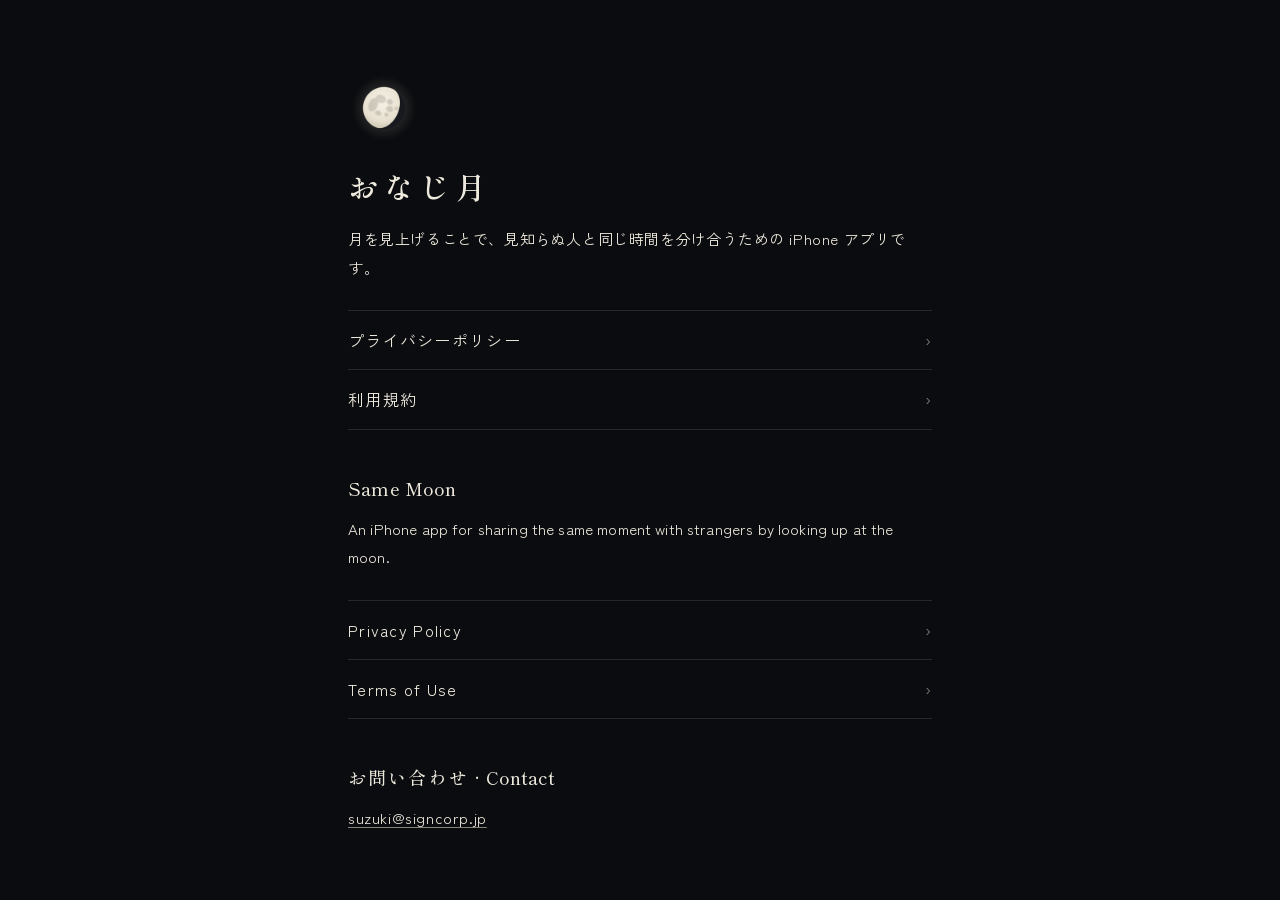
<file: index.html>
<!doctype html>
<html lang="ja">
<head>
<meta charset="utf-8">
<meta name="viewport" content="width=device-width, initial-scale=1, viewport-fit=cover">
<meta name="color-scheme" content="dark">
<meta name="theme-color" content="#0B0C0F">
<title>おなじ月</title>
<link rel="icon" type="image/png" href="favicon.png">
<link rel="apple-touch-icon" href="icon.png">
<link rel="stylesheet" href="style.css">
</head>
<body>

<main>

<img class="app-icon" src="icon.png" alt="">
<h1 class="app-name">おなじ月</h1>
<p>月を見上げることで、見知らぬ人と同じ時間を分け合うための iPhone アプリです。</p>
<ul class="links">
<li><a href="privacy.html">プライバシーポリシー</a></li>
<li><a href="terms.html">利用規約</a></li>
</ul>
<h2 lang="en">Same Moon</h2>
<p lang="en">An iPhone app for sharing the same moment with strangers by looking up at the moon.</p>
<ul class="links" lang="en">
<li><a href="privacy-en.html">Privacy Policy</a></li>
<li><a href="terms-en.html">Terms of Use</a></li>
</ul>
<h2>お問い合わせ<span lang="en"> · Contact</span></h2>
<p><a href="mailto:suzuki@signcorp.jp">suzuki@signcorp.jp</a></p>

</main>

</body>
</html>
</file>
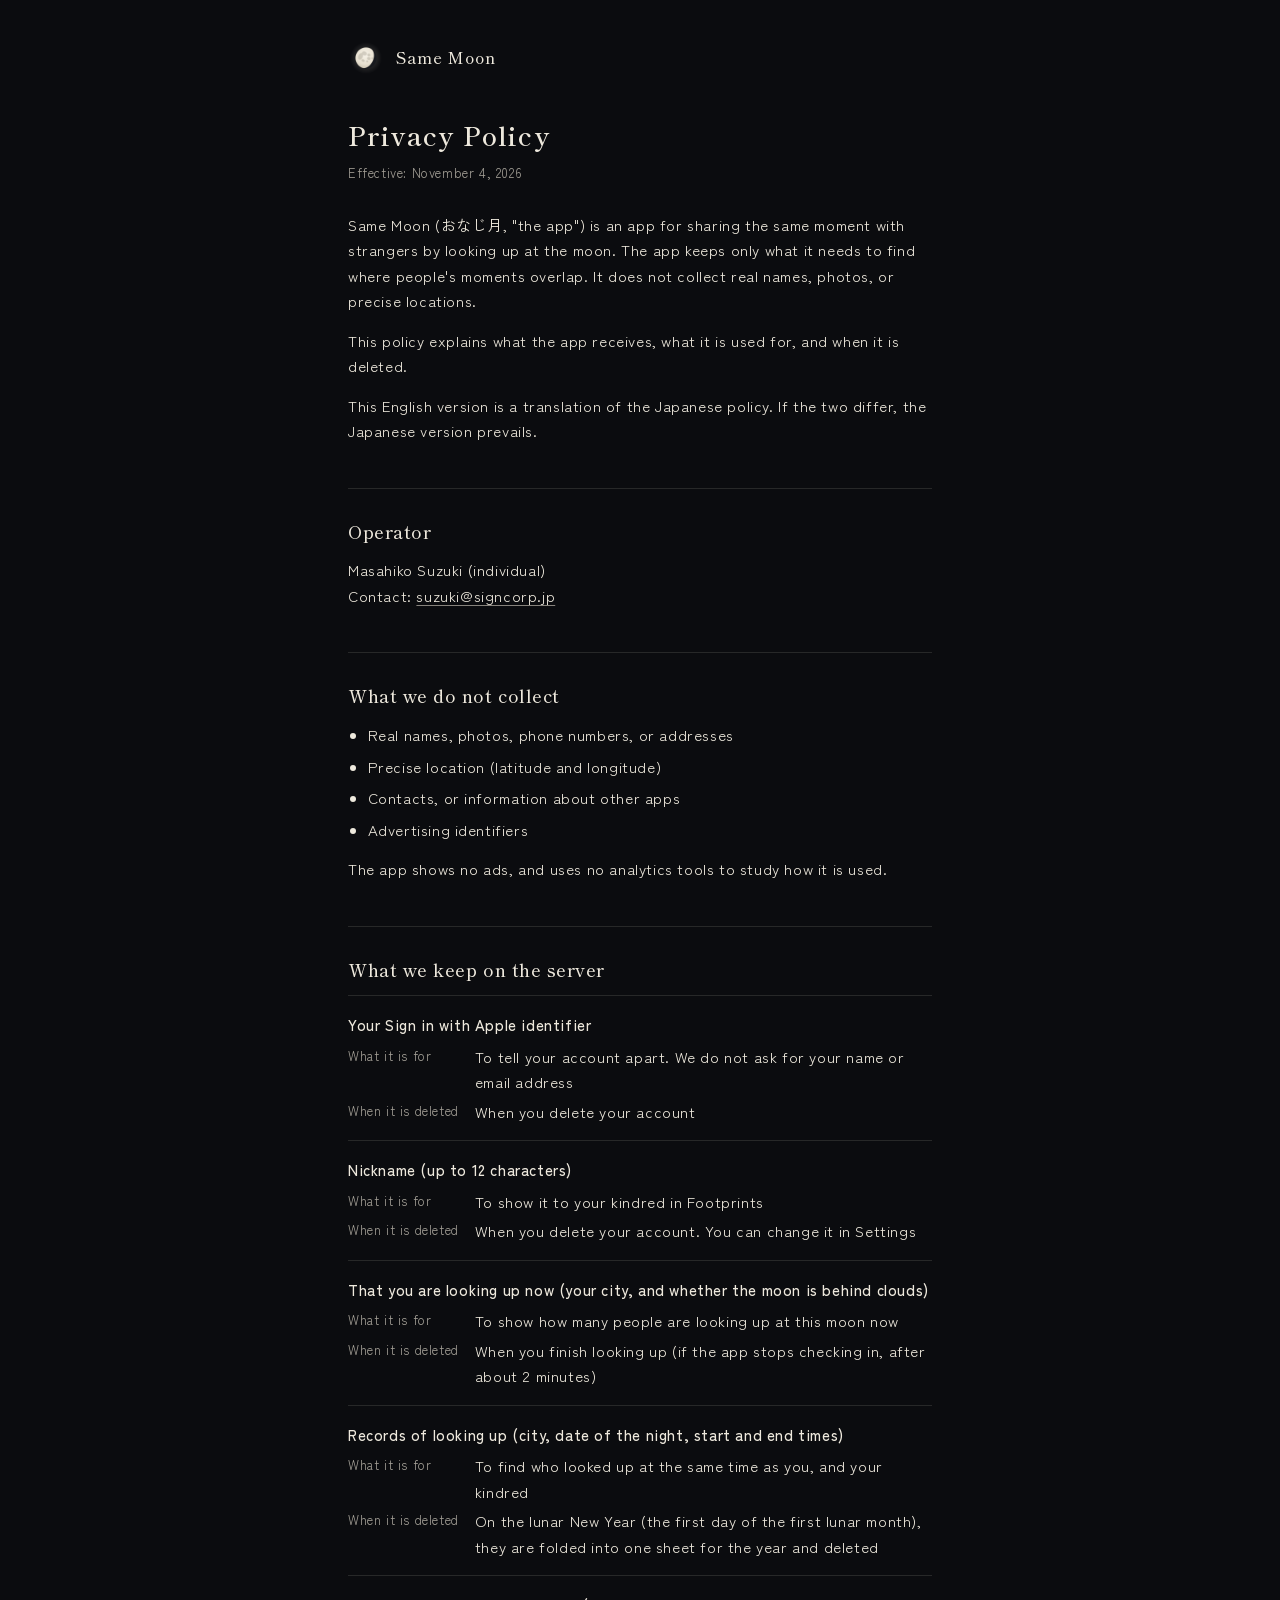
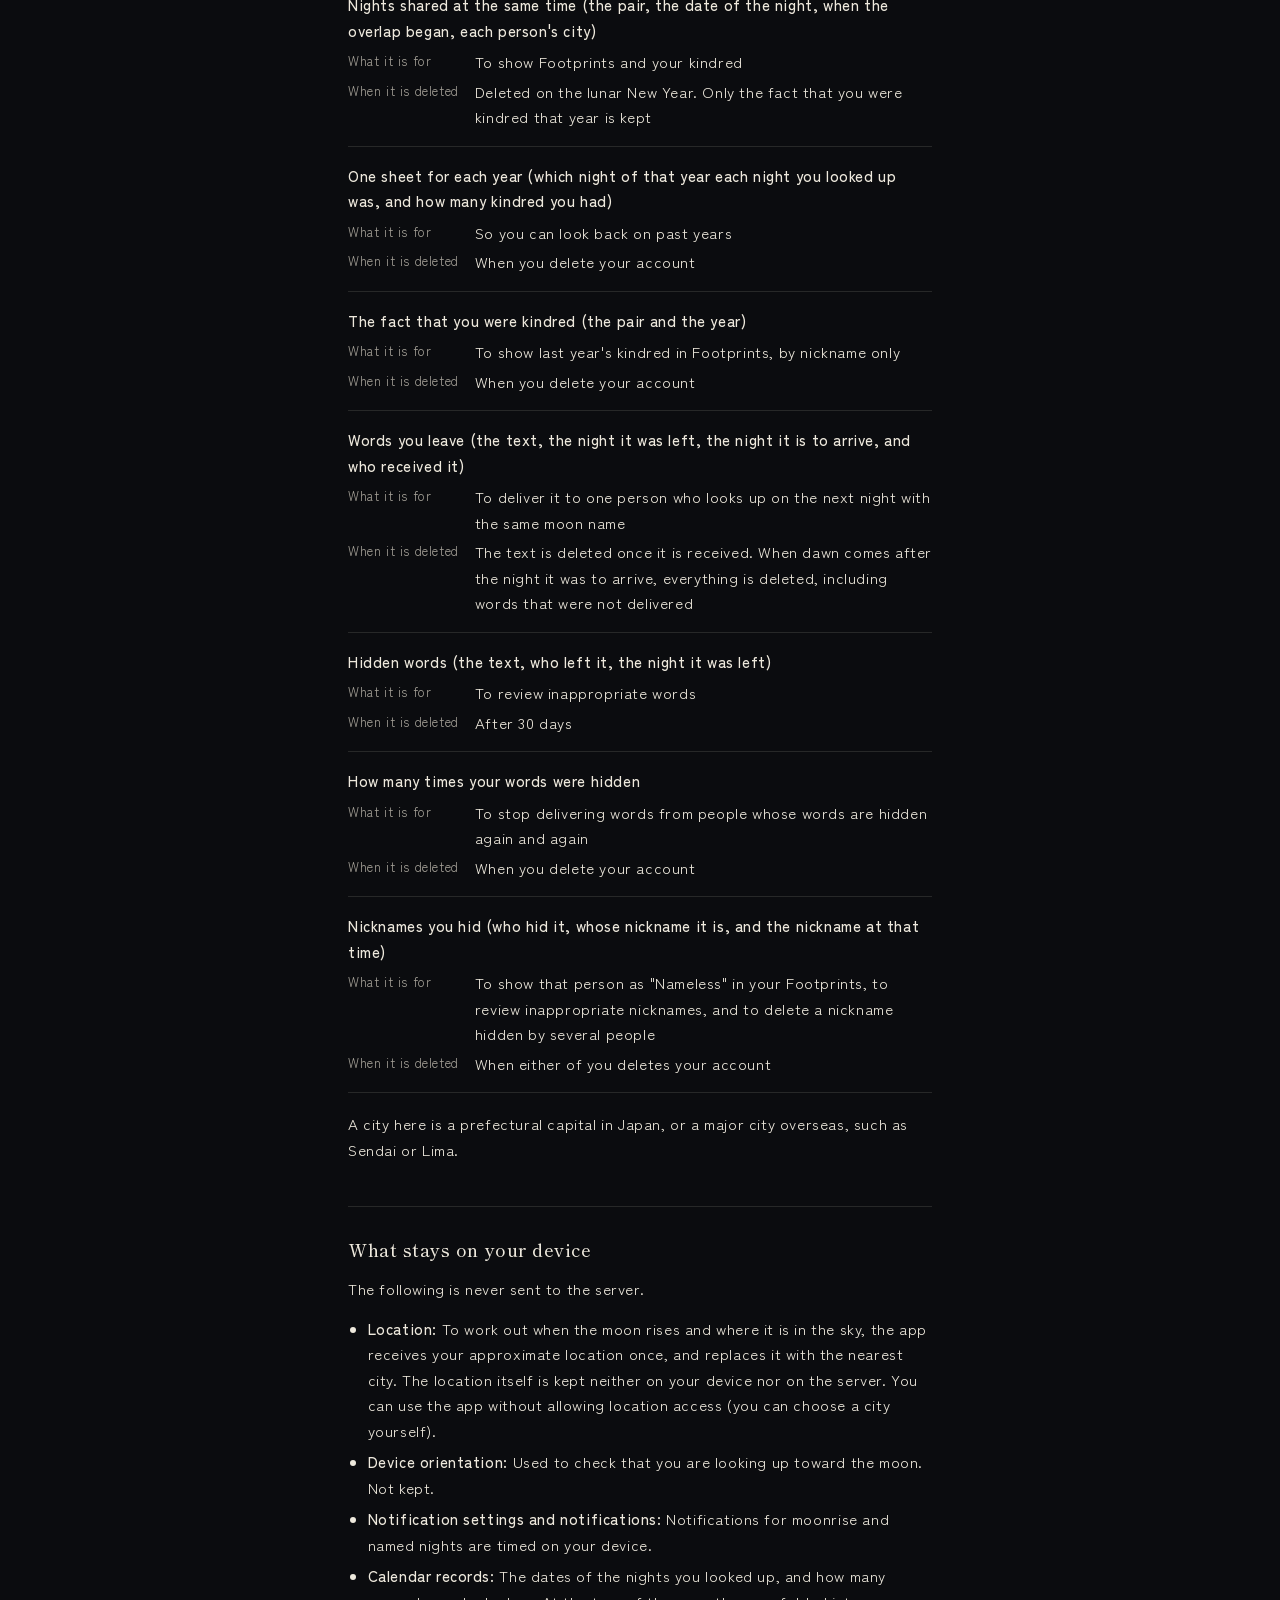
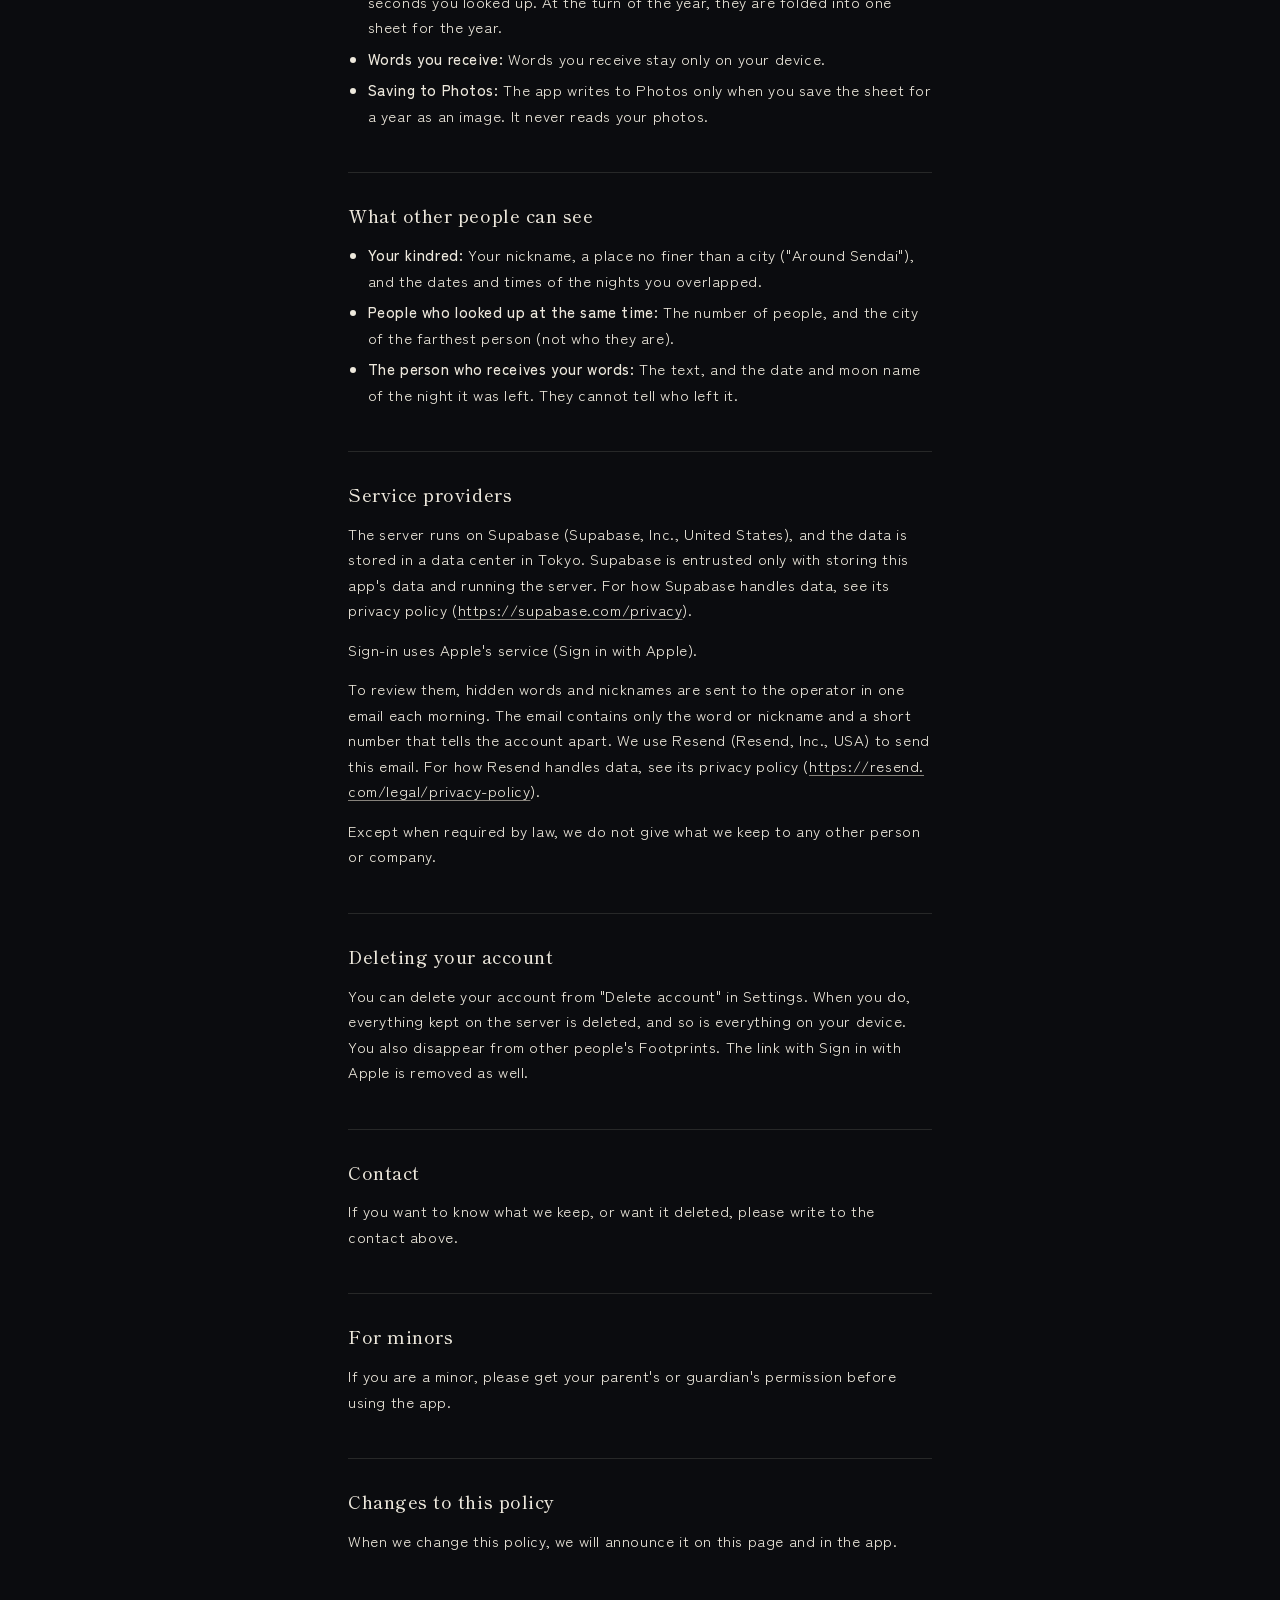
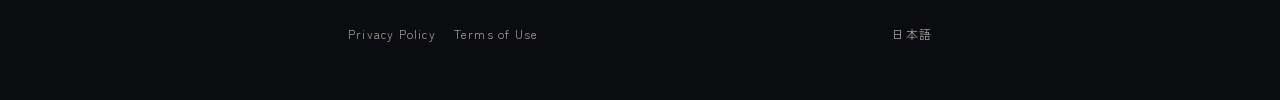
<file: privacy-en.html>
<!doctype html>
<html lang="en">
<head>
<meta charset="utf-8">
<meta name="viewport" content="width=device-width, initial-scale=1, viewport-fit=cover">
<meta name="color-scheme" content="dark">
<meta name="theme-color" content="#0B0C0F">
<title>Privacy Policy | Same Moon</title>
<link rel="icon" type="image/png" href="favicon.png">
<link rel="apple-touch-icon" href="icon.png">
<link rel="stylesheet" href="style.css">
</head>
<body>
<header><a href="./"><img src="icon.png" alt=""><span>Same Moon</span></a></header>
<main>
<h1>Privacy Policy</h1>
<p class="date">Effective: November 4, 2026</p>
<p>Same Moon (おなじ月, "the app") is an app for sharing the same moment with strangers by looking up at the moon. The app keeps only what it needs to find where people's moments overlap. It does not collect real names, photos, or precise locations.</p>
<p>This policy explains what the app receives, what it is used for, and when it is deleted.</p>
<p>This English version is a translation of the Japanese policy. If the two differ, the Japanese version prevails.</p>
<h2>Operator</h2>
<p>Masahiko Suzuki (individual)<br />
Contact: <a href="mailto:suzuki@signcorp.jp">suzuki@signcorp.jp</a></p>
<h2>What we do not collect</h2>
<ul>
<li>Real names, photos, phone numbers, or addresses</li>
<li>Precise location (latitude and longitude)</li>
<li>Contacts, or information about other apps</li>
<li>Advertising identifiers</li>
</ul>
<p>The app shows no ads, and uses no analytics tools to study how it is used.</p>
<h2>What we keep on the server</h2>
<div class="items">
<div class="item">
<p class="item-title">Your Sign in with Apple identifier</p><dl>
<dt>What it is for</dt><dd>To tell your account apart. We do not ask for your name or email address</dd>
<dt>When it is deleted</dt><dd>When you delete your account</dd>
</dl></div>
<div class="item">
<p class="item-title">Nickname (up to 12 characters)</p><dl>
<dt>What it is for</dt><dd>To show it to your kindred in Footprints</dd>
<dt>When it is deleted</dt><dd>When you delete your account. You can change it in Settings</dd>
</dl></div>
<div class="item">
<p class="item-title">That you are looking up now (your city, and whether the moon is behind clouds)</p><dl>
<dt>What it is for</dt><dd>To show how many people are looking up at this moon now</dd>
<dt>When it is deleted</dt><dd>When you finish looking up (if the app stops checking in, after about 2 minutes)</dd>
</dl></div>
<div class="item">
<p class="item-title">Records of looking up (city, date of the night, start and end times)</p><dl>
<dt>What it is for</dt><dd>To find who looked up at the same time as you, and your kindred</dd>
<dt>When it is deleted</dt><dd>On the lunar New Year (the first day of the first lunar month), they are folded into one sheet for the year and deleted</dd>
</dl></div>
<div class="item">
<p class="item-title">Nights shared at the same time (the pair, the date of the night, when the overlap began, each person's city)</p><dl>
<dt>What it is for</dt><dd>To show Footprints and your kindred</dd>
<dt>When it is deleted</dt><dd>Deleted on the lunar New Year. Only the fact that you were kindred that year is kept</dd>
</dl></div>
<div class="item">
<p class="item-title">One sheet for each year (which night of that year each night you looked up was, and how many kindred you had)</p><dl>
<dt>What it is for</dt><dd>So you can look back on past years</dd>
<dt>When it is deleted</dt><dd>When you delete your account</dd>
</dl></div>
<div class="item">
<p class="item-title">The fact that you were kindred (the pair and the year)</p><dl>
<dt>What it is for</dt><dd>To show last year's kindred in Footprints, by nickname only</dd>
<dt>When it is deleted</dt><dd>When you delete your account</dd>
</dl></div>
<div class="item">
<p class="item-title">Words you leave (the text, the night it was left, the night it is to arrive, and who received it)</p><dl>
<dt>What it is for</dt><dd>To deliver it to one person who looks up on the next night with the same moon name</dd>
<dt>When it is deleted</dt><dd>The text is deleted once it is received. When dawn comes after the night it was to arrive, everything is deleted, including words that were not delivered</dd>
</dl></div>
<div class="item">
<p class="item-title">Hidden words (the text, who left it, the night it was left)</p><dl>
<dt>What it is for</dt><dd>To review inappropriate words</dd>
<dt>When it is deleted</dt><dd>After 30 days</dd>
</dl></div>
<div class="item">
<p class="item-title">How many times your words were hidden</p><dl>
<dt>What it is for</dt><dd>To stop delivering words from people whose words are hidden again and again</dd>
<dt>When it is deleted</dt><dd>When you delete your account</dd>
</dl></div>
<div class="item">
<p class="item-title">Nicknames you hid (who hid it, whose nickname it is, and the nickname at that time)</p><dl>
<dt>What it is for</dt><dd>To show that person as "Nameless" in your Footprints, to review inappropriate nicknames, and to delete a nickname hidden by several people</dd>
<dt>When it is deleted</dt><dd>When either of you deletes your account</dd>
</dl></div>
</div>

<p>A city here is a prefectural capital in Japan, or a major city overseas, such as Sendai or Lima.</p>
<h2>What stays on your device</h2>
<p>The following is never sent to the server.</p>
<ul>
<li><strong>Location:</strong> To work out when the moon rises and where it is in the sky, the app receives your approximate location once, and replaces it with the nearest city. The location itself is kept neither on your device nor on the server. You can use the app without allowing location access (you can choose a city yourself).</li>
<li><strong>Device orientation:</strong> Used to check that you are looking up toward the moon. Not kept.</li>
<li><strong>Notification settings and notifications:</strong> Notifications for moonrise and named nights are timed on your device.</li>
<li><strong>Calendar records:</strong> The dates of the nights you looked up, and how many seconds you looked up. At the turn of the year, they are folded into one sheet for the year.</li>
<li><strong>Words you receive:</strong> Words you receive stay only on your device.</li>
<li><strong>Saving to Photos:</strong> The app writes to Photos only when you save the sheet for a year as an image. It never reads your photos.</li>
</ul>
<h2>What other people can see</h2>
<ul>
<li><strong>Your kindred:</strong> Your nickname, a place no finer than a city ("Around Sendai"), and the dates and times of the nights you overlapped.</li>
<li><strong>People who looked up at the same time:</strong> The number of people, and the city of the farthest person (not who they are).</li>
<li><strong>The person who receives your words:</strong> The text, and the date and moon name of the night it was left. They cannot tell who left it.</li>
</ul>
<h2>Service providers</h2>
<p>The server runs on Supabase (Supabase, Inc., United States), and the data is stored in a data center in Tokyo. Supabase is entrusted only with storing this app's data and running the server. For how Supabase handles data, see its privacy policy (<a href="https://supabase.com/privacy">https://supabase.com/privacy</a>).</p>
<p>Sign-in uses Apple's service (Sign in with Apple).</p>
<p>To review them, hidden words and nicknames are sent to the operator in one email each morning. The email contains only the word or nickname and a short number that tells the account apart. We use Resend (Resend, Inc., USA) to send this email. For how Resend handles data, see its privacy policy (<a href="https://resend.com/legal/privacy-policy">https://resend.com/legal/privacy-policy</a>).</p>
<p>Except when required by law, we do not give what we keep to any other person or company.</p>
<h2>Deleting your account</h2>
<p>You can delete your account from "Delete account" in Settings. When you do, everything kept on the server is deleted, and so is everything on your device. You also disappear from other people's Footprints. The link with Sign in with Apple is removed as well.</p>
<h2>Contact</h2>
<p>If you want to know what we keep, or want it deleted, please write to the contact above.</p>
<h2>For minors</h2>
<p>If you are a minor, please get your parent's or guardian's permission before using the app.</p>
<h2>Changes to this policy</h2>
<p>When we change this policy, we will announce it on this page and in the app.</p>
</main>
<footer><a href="privacy-en.html">Privacy Policy</a><a href="terms-en.html">Terms of Use</a><a class="other" href="privacy.html" lang="ja">日本語</a></footer>
</body>
</html>
</file>
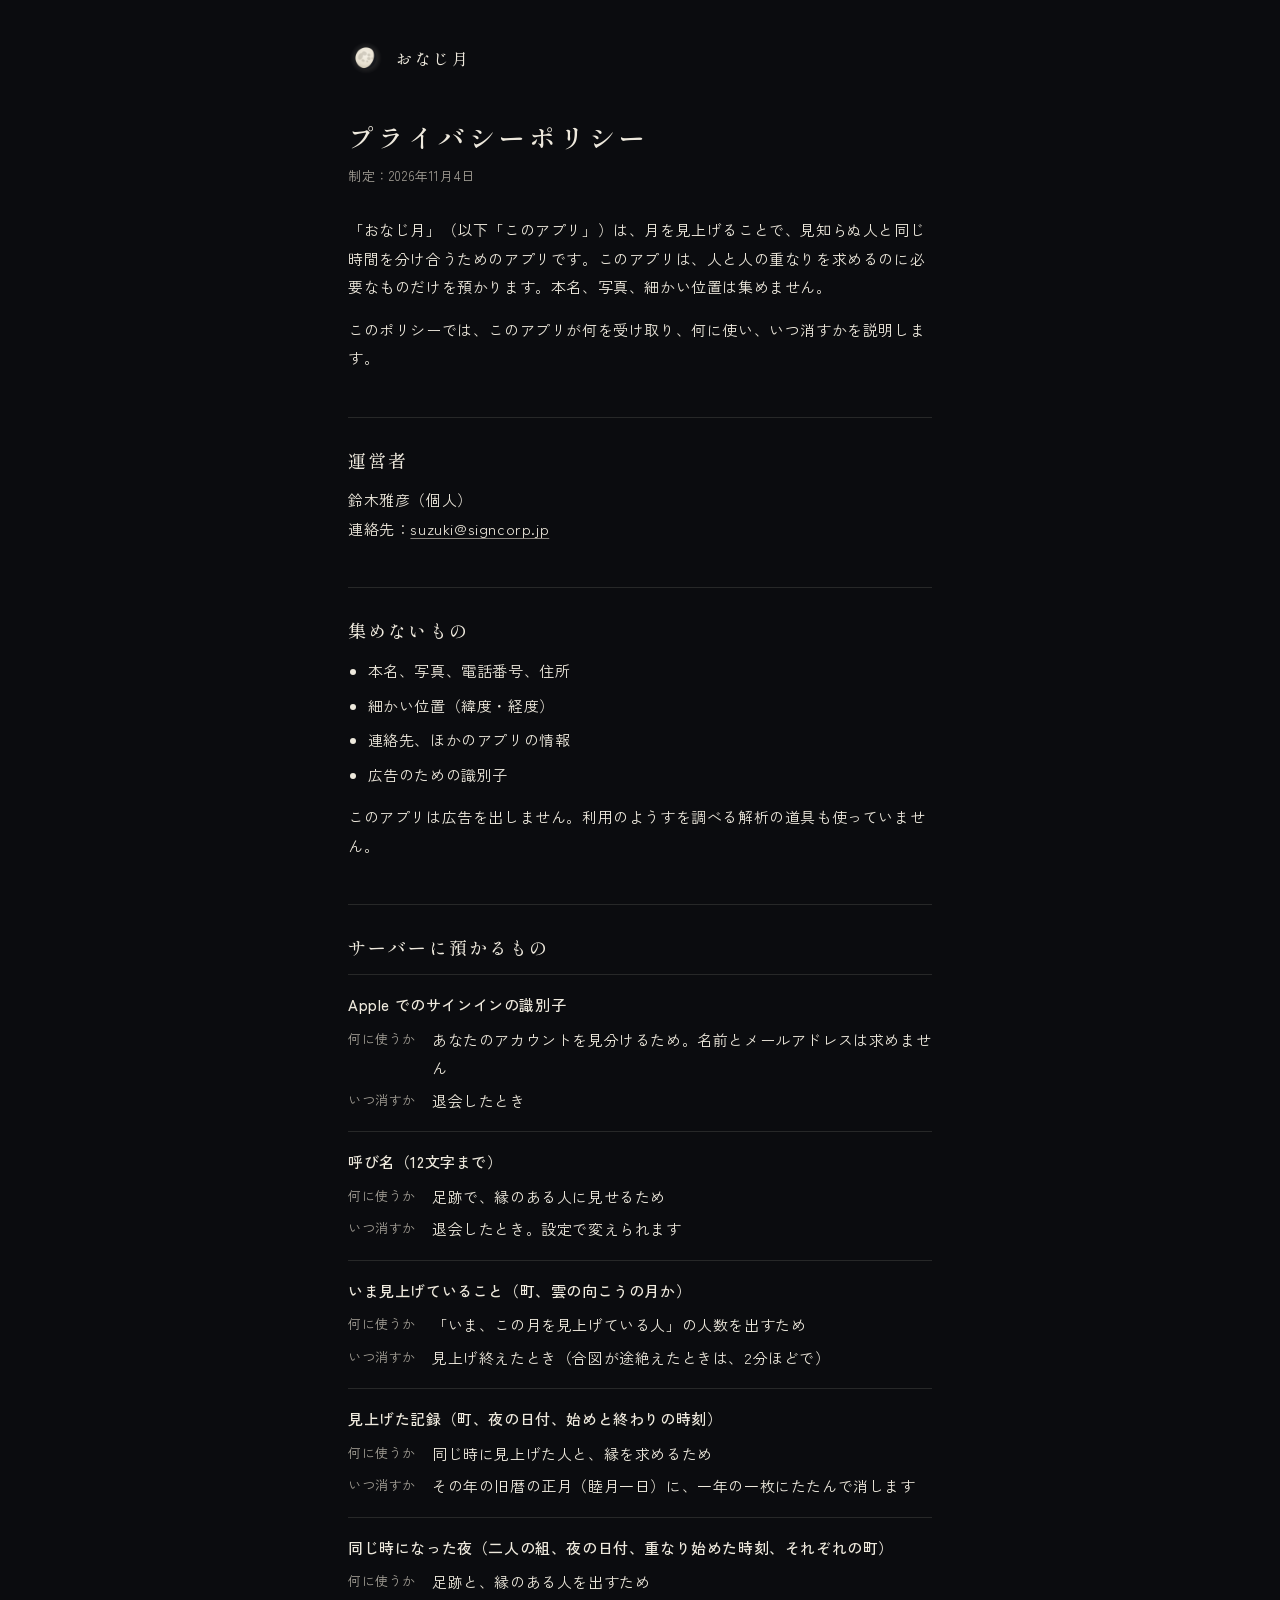
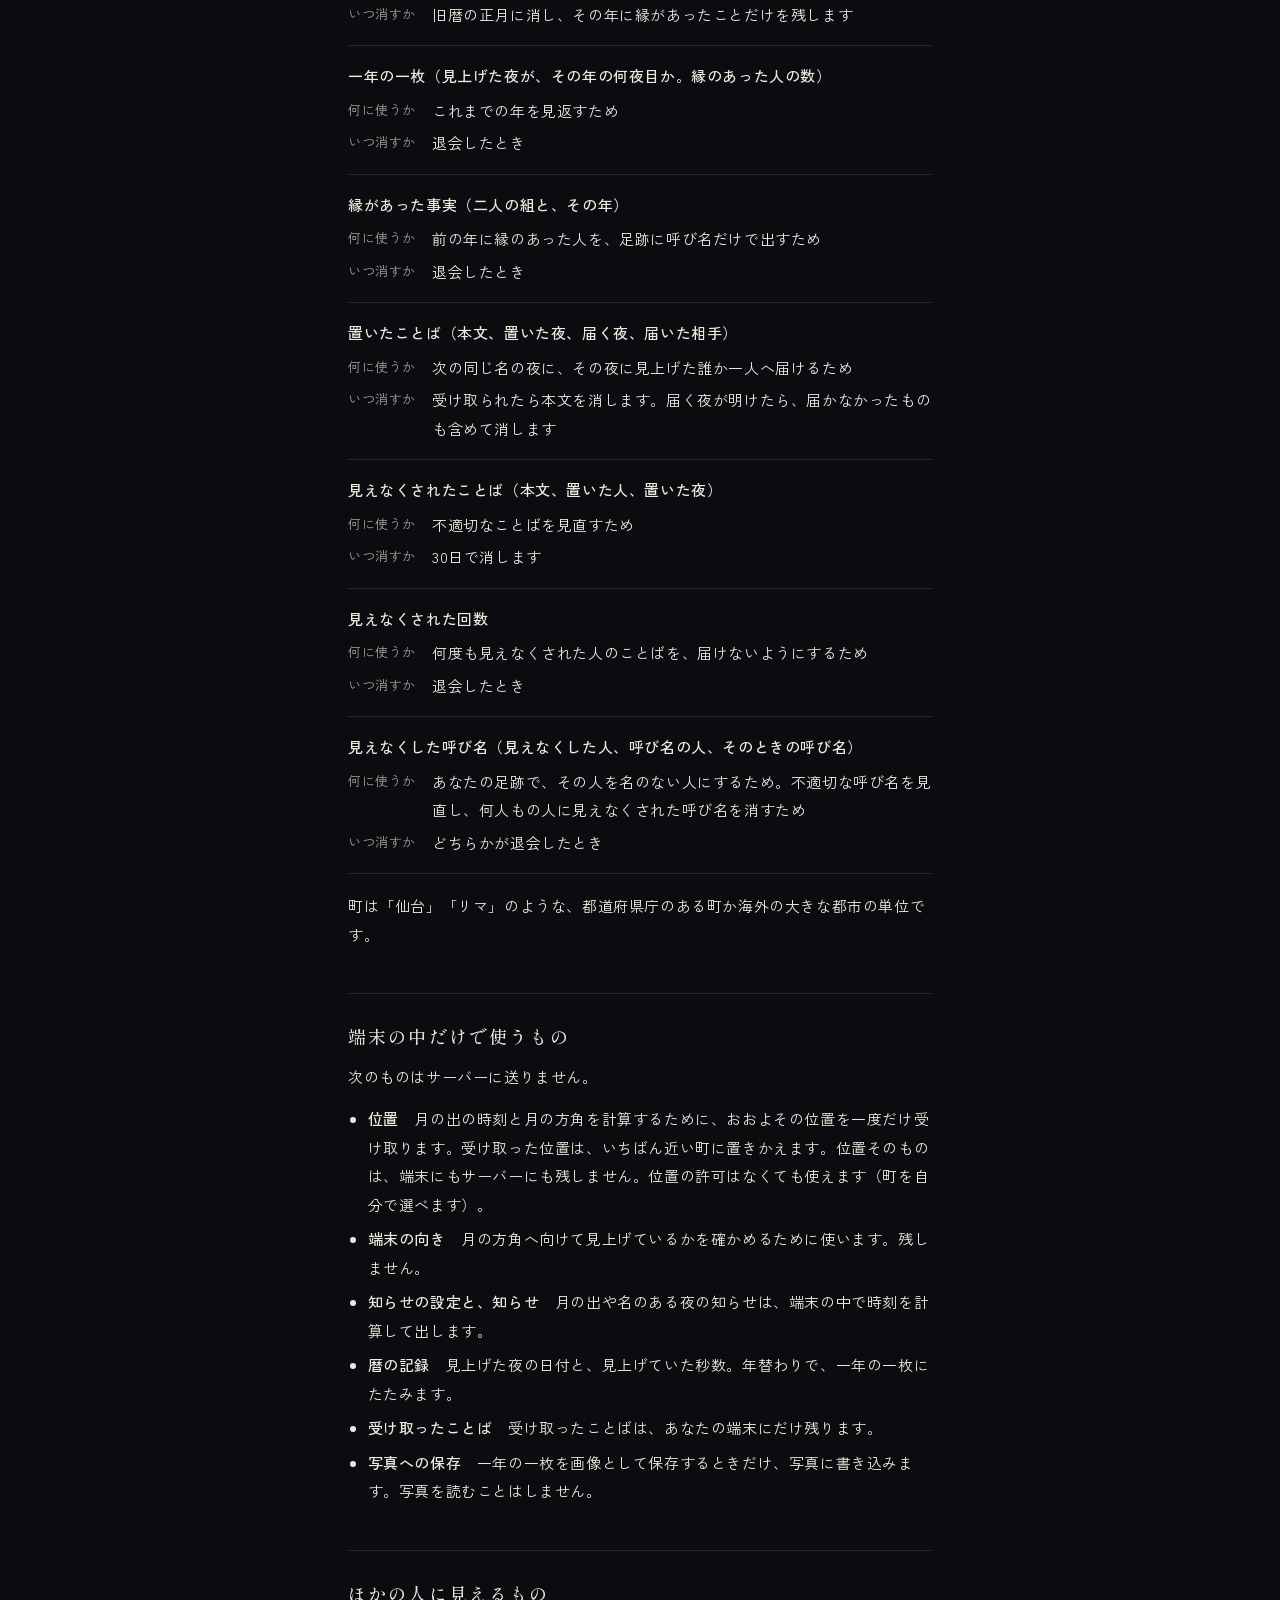
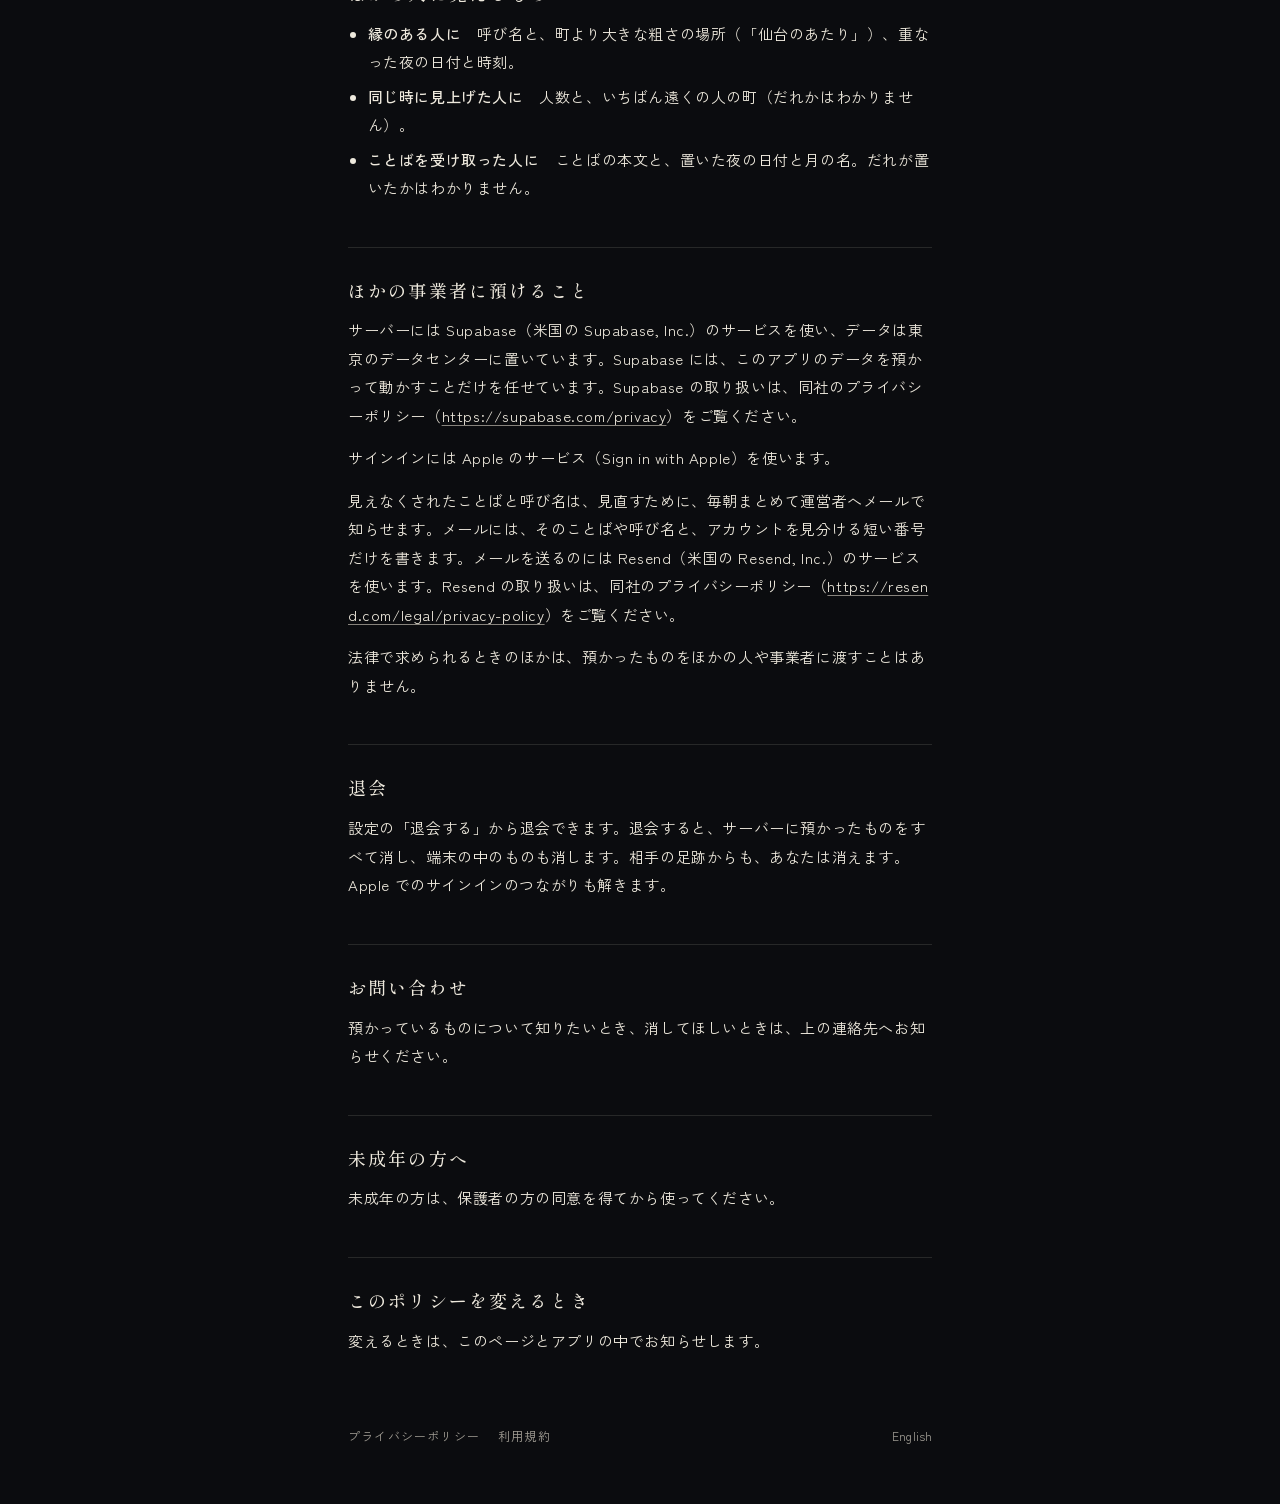
<file: privacy.html>
<!doctype html>
<html lang="ja">
<head>
<meta charset="utf-8">
<meta name="viewport" content="width=device-width, initial-scale=1, viewport-fit=cover">
<meta name="color-scheme" content="dark">
<meta name="theme-color" content="#0B0C0F">
<title>プライバシーポリシー｜おなじ月</title>
<link rel="icon" type="image/png" href="favicon.png">
<link rel="apple-touch-icon" href="icon.png">
<link rel="stylesheet" href="style.css">
</head>
<body>
<header><a href="./"><img src="icon.png" alt=""><span>おなじ月</span></a></header>
<main>
<h1>プライバシーポリシー</h1>
<p class="date">制定：2026年11月4日</p>
<p>「おなじ月」（以下「このアプリ」）は、月を見上げることで、見知らぬ人と同じ時間を分け合うためのアプリです。このアプリは、人と人の重なりを求めるのに必要なものだけを預かります。本名、写真、細かい位置は集めません。</p>
<p>このポリシーでは、このアプリが何を受け取り、何に使い、いつ消すかを説明します。</p>
<h2>運営者</h2>
<p>鈴木雅彦（個人）<br />
連絡先：<a href="mailto:suzuki@signcorp.jp">suzuki@signcorp.jp</a></p>
<h2>集めないもの</h2>
<ul>
<li>本名、写真、電話番号、住所</li>
<li>細かい位置（緯度・経度）</li>
<li>連絡先、ほかのアプリの情報</li>
<li>広告のための識別子</li>
</ul>
<p>このアプリは広告を出しません。利用のようすを調べる解析の道具も使っていません。</p>
<h2>サーバーに預かるもの</h2>
<div class="items">
<div class="item">
<p class="item-title">Apple でのサインインの識別子</p><dl>
<dt>何に使うか</dt><dd>あなたのアカウントを見分けるため。名前とメールアドレスは求めません</dd>
<dt>いつ消すか</dt><dd>退会したとき</dd>
</dl></div>
<div class="item">
<p class="item-title">呼び名（12文字まで）</p><dl>
<dt>何に使うか</dt><dd>足跡で、縁のある人に見せるため</dd>
<dt>いつ消すか</dt><dd>退会したとき。設定で変えられます</dd>
</dl></div>
<div class="item">
<p class="item-title">いま見上げていること（町、雲の向こうの月か）</p><dl>
<dt>何に使うか</dt><dd>「いま、この月を見上げている人」の人数を出すため</dd>
<dt>いつ消すか</dt><dd>見上げ終えたとき（合図が途絶えたときは、2分ほどで）</dd>
</dl></div>
<div class="item">
<p class="item-title">見上げた記録（町、夜の日付、始めと終わりの時刻）</p><dl>
<dt>何に使うか</dt><dd>同じ時に見上げた人と、縁を求めるため</dd>
<dt>いつ消すか</dt><dd>その年の旧暦の正月（睦月一日）に、一年の一枚にたたんで消します</dd>
</dl></div>
<div class="item">
<p class="item-title">同じ時になった夜（二人の組、夜の日付、重なり始めた時刻、それぞれの町）</p><dl>
<dt>何に使うか</dt><dd>足跡と、縁のある人を出すため</dd>
<dt>いつ消すか</dt><dd>旧暦の正月に消し、その年に縁があったことだけを残します</dd>
</dl></div>
<div class="item">
<p class="item-title">一年の一枚（見上げた夜が、その年の何夜目か。縁のあった人の数）</p><dl>
<dt>何に使うか</dt><dd>これまでの年を見返すため</dd>
<dt>いつ消すか</dt><dd>退会したとき</dd>
</dl></div>
<div class="item">
<p class="item-title">縁があった事実（二人の組と、その年）</p><dl>
<dt>何に使うか</dt><dd>前の年に縁のあった人を、足跡に呼び名だけで出すため</dd>
<dt>いつ消すか</dt><dd>退会したとき</dd>
</dl></div>
<div class="item">
<p class="item-title">置いたことば（本文、置いた夜、届く夜、届いた相手）</p><dl>
<dt>何に使うか</dt><dd>次の同じ名の夜に、その夜に見上げた誰か一人へ届けるため</dd>
<dt>いつ消すか</dt><dd>受け取られたら本文を消します。届く夜が明けたら、届かなかったものも含めて消します</dd>
</dl></div>
<div class="item">
<p class="item-title">見えなくされたことば（本文、置いた人、置いた夜）</p><dl>
<dt>何に使うか</dt><dd>不適切なことばを見直すため</dd>
<dt>いつ消すか</dt><dd>30日で消します</dd>
</dl></div>
<div class="item">
<p class="item-title">見えなくされた回数</p><dl>
<dt>何に使うか</dt><dd>何度も見えなくされた人のことばを、届けないようにするため</dd>
<dt>いつ消すか</dt><dd>退会したとき</dd>
</dl></div>
<div class="item">
<p class="item-title">見えなくした呼び名（見えなくした人、呼び名の人、そのときの呼び名）</p><dl>
<dt>何に使うか</dt><dd>あなたの足跡で、その人を名のない人にするため。不適切な呼び名を見直し、何人もの人に見えなくされた呼び名を消すため</dd>
<dt>いつ消すか</dt><dd>どちらかが退会したとき</dd>
</dl></div>
</div>

<p>町は「仙台」「リマ」のような、都道府県庁のある町か海外の大きな都市の単位です。</p>
<h2>端末の中だけで使うもの</h2>
<p>次のものはサーバーに送りません。</p>
<ul>
<li><strong>位置</strong>　月の出の時刻と月の方角を計算するために、おおよその位置を一度だけ受け取ります。受け取った位置は、いちばん近い町に置きかえます。位置そのものは、端末にもサーバーにも残しません。位置の許可はなくても使えます（町を自分で選べます）。</li>
<li><strong>端末の向き</strong>　月の方角へ向けて見上げているかを確かめるために使います。残しません。</li>
<li><strong>知らせの設定と、知らせ</strong>　月の出や名のある夜の知らせは、端末の中で時刻を計算して出します。</li>
<li><strong>暦の記録</strong>　見上げた夜の日付と、見上げていた秒数。年替わりで、一年の一枚にたたみます。</li>
<li><strong>受け取ったことば</strong>　受け取ったことばは、あなたの端末にだけ残ります。</li>
<li><strong>写真への保存</strong>　一年の一枚を画像として保存するときだけ、写真に書き込みます。写真を読むことはしません。</li>
</ul>
<h2>ほかの人に見えるもの</h2>
<ul>
<li><strong>縁のある人に</strong>　呼び名と、町より大きな粗さの場所（「仙台のあたり」）、重なった夜の日付と時刻。</li>
<li><strong>同じ時に見上げた人に</strong>　人数と、いちばん遠くの人の町（だれかはわかりません）。</li>
<li><strong>ことばを受け取った人に</strong>　ことばの本文と、置いた夜の日付と月の名。だれが置いたかはわかりません。</li>
</ul>
<h2>ほかの事業者に預けること</h2>
<p>サーバーには Supabase（米国の Supabase, Inc.）のサービスを使い、データは東京のデータセンターに置いています。Supabase には、このアプリのデータを預かって動かすことだけを任せています。Supabase の取り扱いは、同社のプライバシーポリシー（<a href="https://supabase.com/privacy">https://supabase.com/privacy</a>）をご覧ください。</p>
<p>サインインには Apple のサービス（Sign in with Apple）を使います。</p>
<p>見えなくされたことばと呼び名は、見直すために、毎朝まとめて運営者へメールで知らせます。メールには、そのことばや呼び名と、アカウントを見分ける短い番号だけを書きます。メールを送るのには Resend（米国の Resend, Inc.）のサービスを使います。Resend の取り扱いは、同社のプライバシーポリシー（<a href="https://resend.com/legal/privacy-policy">https://resend.com/legal/privacy-policy</a>）をご覧ください。</p>
<p>法律で求められるときのほかは、預かったものをほかの人や事業者に渡すことはありません。</p>
<h2>退会</h2>
<p>設定の「退会する」から退会できます。退会すると、サーバーに預かったものをすべて消し、端末の中のものも消します。相手の足跡からも、あなたは消えます。Apple でのサインインのつながりも解きます。</p>
<h2>お問い合わせ</h2>
<p>預かっているものについて知りたいとき、消してほしいときは、上の連絡先へお知らせください。</p>
<h2>未成年の方へ</h2>
<p>未成年の方は、保護者の方の同意を得てから使ってください。</p>
<h2>このポリシーを変えるとき</h2>
<p>変えるときは、このページとアプリの中でお知らせします。</p>
</main>
<footer><a href="privacy.html">プライバシーポリシー</a><a href="terms.html">利用規約</a><a class="other" href="privacy-en.html" lang="en">English</a></footer>
</body>
</html>
</file>
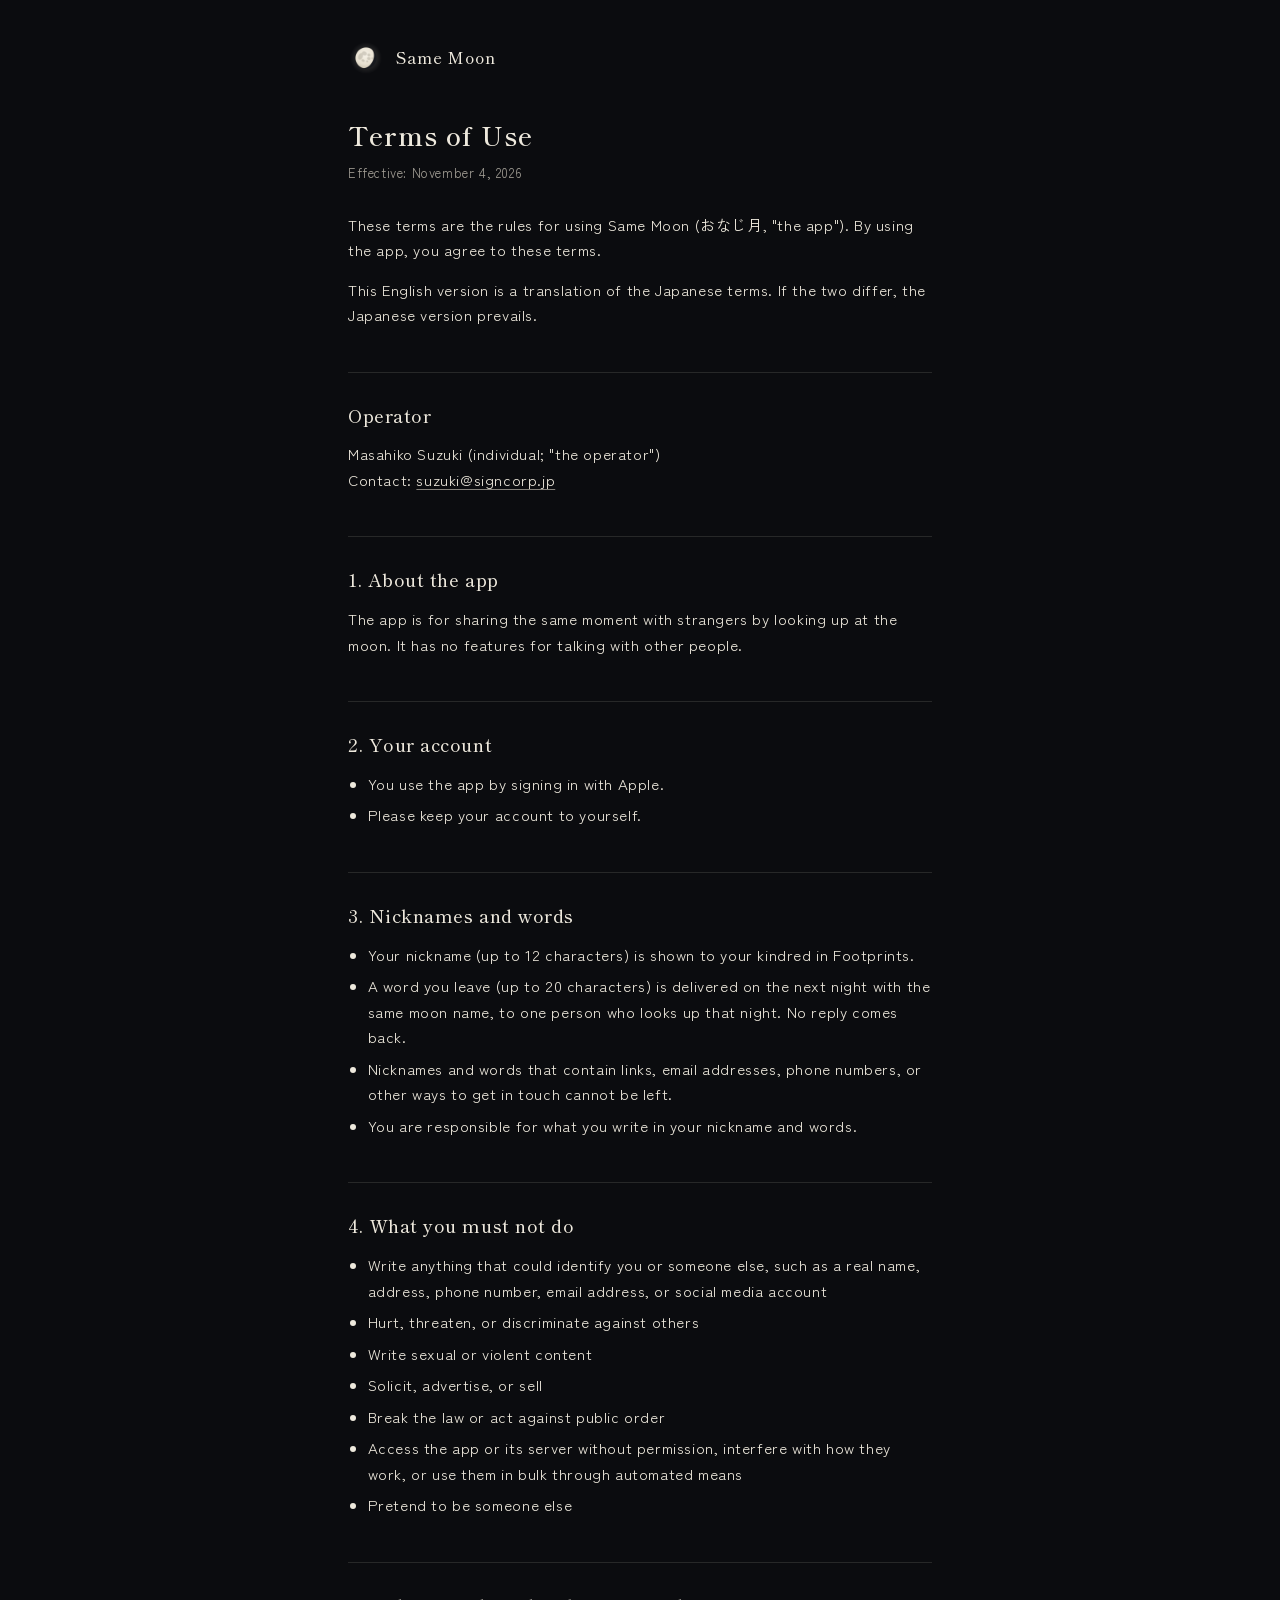
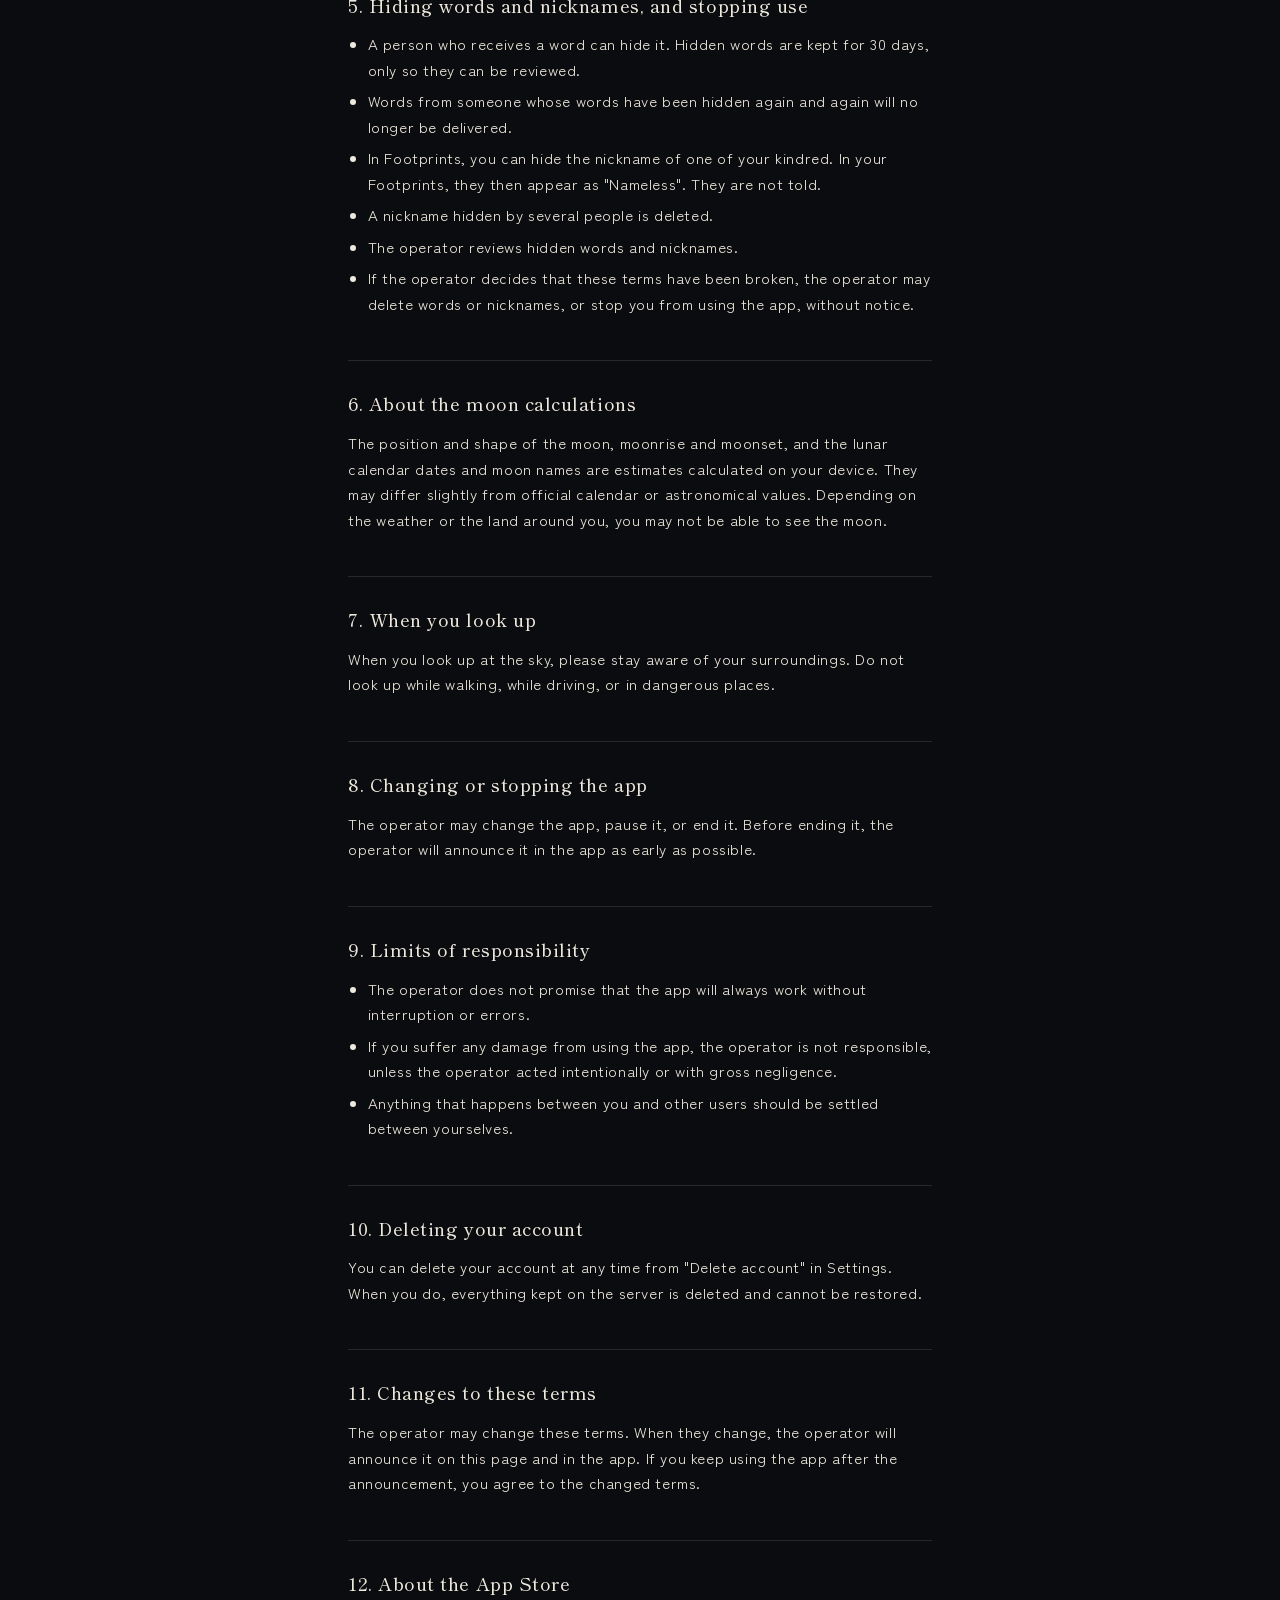
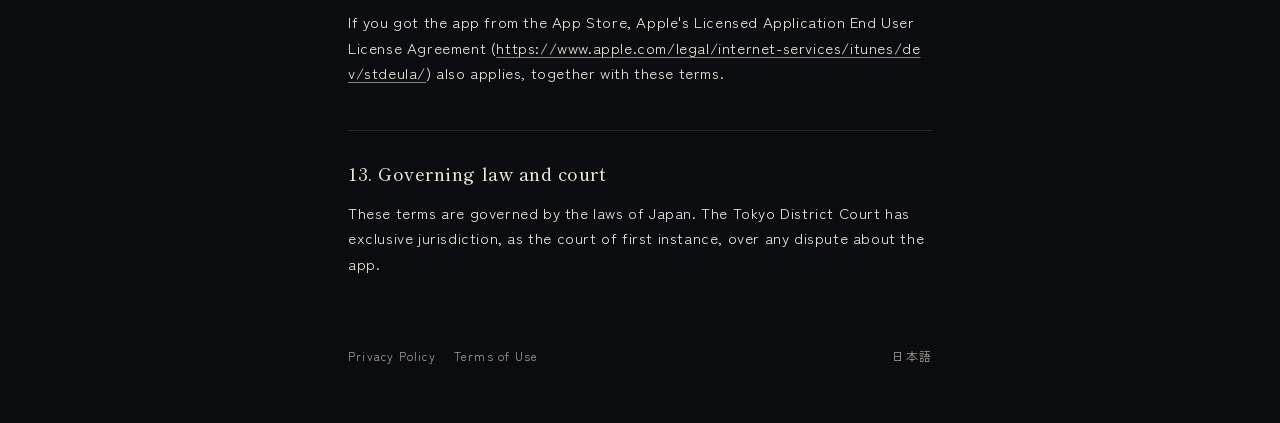
<file: terms-en.html>
<!doctype html>
<html lang="en">
<head>
<meta charset="utf-8">
<meta name="viewport" content="width=device-width, initial-scale=1, viewport-fit=cover">
<meta name="color-scheme" content="dark">
<meta name="theme-color" content="#0B0C0F">
<title>Terms of Use | Same Moon</title>
<link rel="icon" type="image/png" href="favicon.png">
<link rel="apple-touch-icon" href="icon.png">
<link rel="stylesheet" href="style.css">
</head>
<body>
<header><a href="./"><img src="icon.png" alt=""><span>Same Moon</span></a></header>
<main>
<h1>Terms of Use</h1>
<p class="date">Effective: November 4, 2026</p>
<p>These terms are the rules for using Same Moon (おなじ月, "the app"). By using the app, you agree to these terms.</p>
<p>This English version is a translation of the Japanese terms. If the two differ, the Japanese version prevails.</p>
<h2>Operator</h2>
<p>Masahiko Suzuki (individual; "the operator")<br />
Contact: <a href="mailto:suzuki@signcorp.jp">suzuki@signcorp.jp</a></p>
<h2>1. About the app</h2>
<p>The app is for sharing the same moment with strangers by looking up at the moon. It has no features for talking with other people.</p>
<h2>2. Your account</h2>
<ul>
<li>You use the app by signing in with Apple.</li>
<li>Please keep your account to yourself.</li>
</ul>
<h2>3. Nicknames and words</h2>
<ul>
<li>Your nickname (up to 12 characters) is shown to your kindred in Footprints.</li>
<li>A word you leave (up to 20 characters) is delivered on the next night with the same moon name, to one person who looks up that night. No reply comes back.</li>
<li>Nicknames and words that contain links, email addresses, phone numbers, or other ways to get in touch cannot be left.</li>
<li>You are responsible for what you write in your nickname and words.</li>
</ul>
<h2>4. What you must not do</h2>
<ul>
<li>Write anything that could identify you or someone else, such as a real name, address, phone number, email address, or social media account</li>
<li>Hurt, threaten, or discriminate against others</li>
<li>Write sexual or violent content</li>
<li>Solicit, advertise, or sell</li>
<li>Break the law or act against public order</li>
<li>Access the app or its server without permission, interfere with how they work, or use them in bulk through automated means</li>
<li>Pretend to be someone else</li>
</ul>
<h2>5. Hiding words and nicknames, and stopping use</h2>
<ul>
<li>A person who receives a word can hide it. Hidden words are kept for 30 days, only so they can be reviewed.</li>
<li>Words from someone whose words have been hidden again and again will no longer be delivered.</li>
<li>In Footprints, you can hide the nickname of one of your kindred. In your Footprints, they then appear as "Nameless". They are not told.</li>
<li>A nickname hidden by several people is deleted.</li>
<li>The operator reviews hidden words and nicknames.</li>
<li>If the operator decides that these terms have been broken, the operator may delete words or nicknames, or stop you from using the app, without notice.</li>
</ul>
<h2>6. About the moon calculations</h2>
<p>The position and shape of the moon, moonrise and moonset, and the lunar calendar dates and moon names are estimates calculated on your device. They may differ slightly from official calendar or astronomical values. Depending on the weather or the land around you, you may not be able to see the moon.</p>
<h2>7. When you look up</h2>
<p>When you look up at the sky, please stay aware of your surroundings. Do not look up while walking, while driving, or in dangerous places.</p>
<h2>8. Changing or stopping the app</h2>
<p>The operator may change the app, pause it, or end it. Before ending it, the operator will announce it in the app as early as possible.</p>
<h2>9. Limits of responsibility</h2>
<ul>
<li>The operator does not promise that the app will always work without interruption or errors.</li>
<li>If you suffer any damage from using the app, the operator is not responsible, unless the operator acted intentionally or with gross negligence.</li>
<li>Anything that happens between you and other users should be settled between yourselves.</li>
</ul>
<h2>10. Deleting your account</h2>
<p>You can delete your account at any time from "Delete account" in Settings. When you do, everything kept on the server is deleted and cannot be restored.</p>
<h2>11. Changes to these terms</h2>
<p>The operator may change these terms. When they change, the operator will announce it on this page and in the app. If you keep using the app after the announcement, you agree to the changed terms.</p>
<h2>12. About the App Store</h2>
<p>If you got the app from the App Store, Apple's Licensed Application End User License Agreement (<a href="https://www.apple.com/legal/internet-services/itunes/dev/stdeula/">https://www.apple.com/legal/internet-services/itunes/dev/stdeula/</a>) also applies, together with these terms.</p>
<h2>13. Governing law and court</h2>
<p>These terms are governed by the laws of Japan. The Tokyo District Court has exclusive jurisdiction, as the court of first instance, over any dispute about the app.</p>
</main>
<footer><a href="privacy-en.html">Privacy Policy</a><a href="terms-en.html">Terms of Use</a><a class="other" href="terms.html" lang="ja">日本語</a></footer>
</body>
</html>
</file>
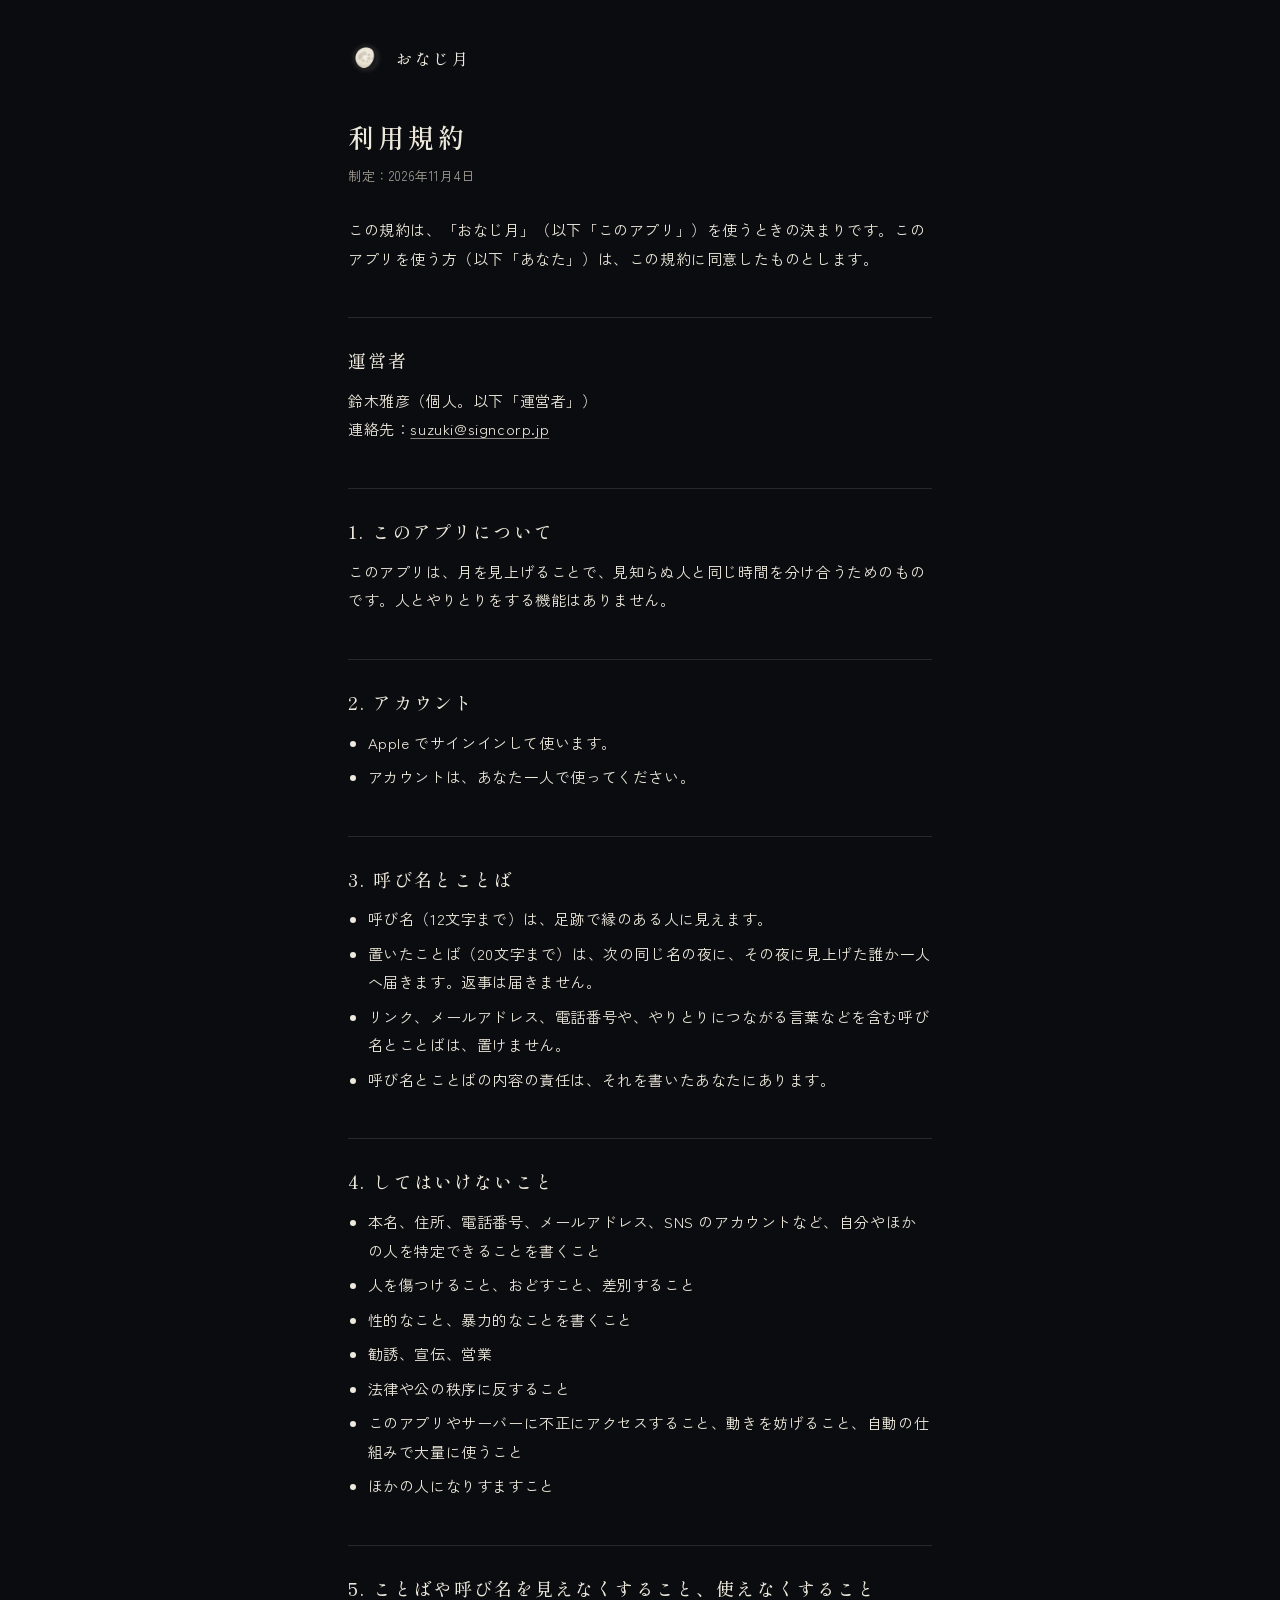
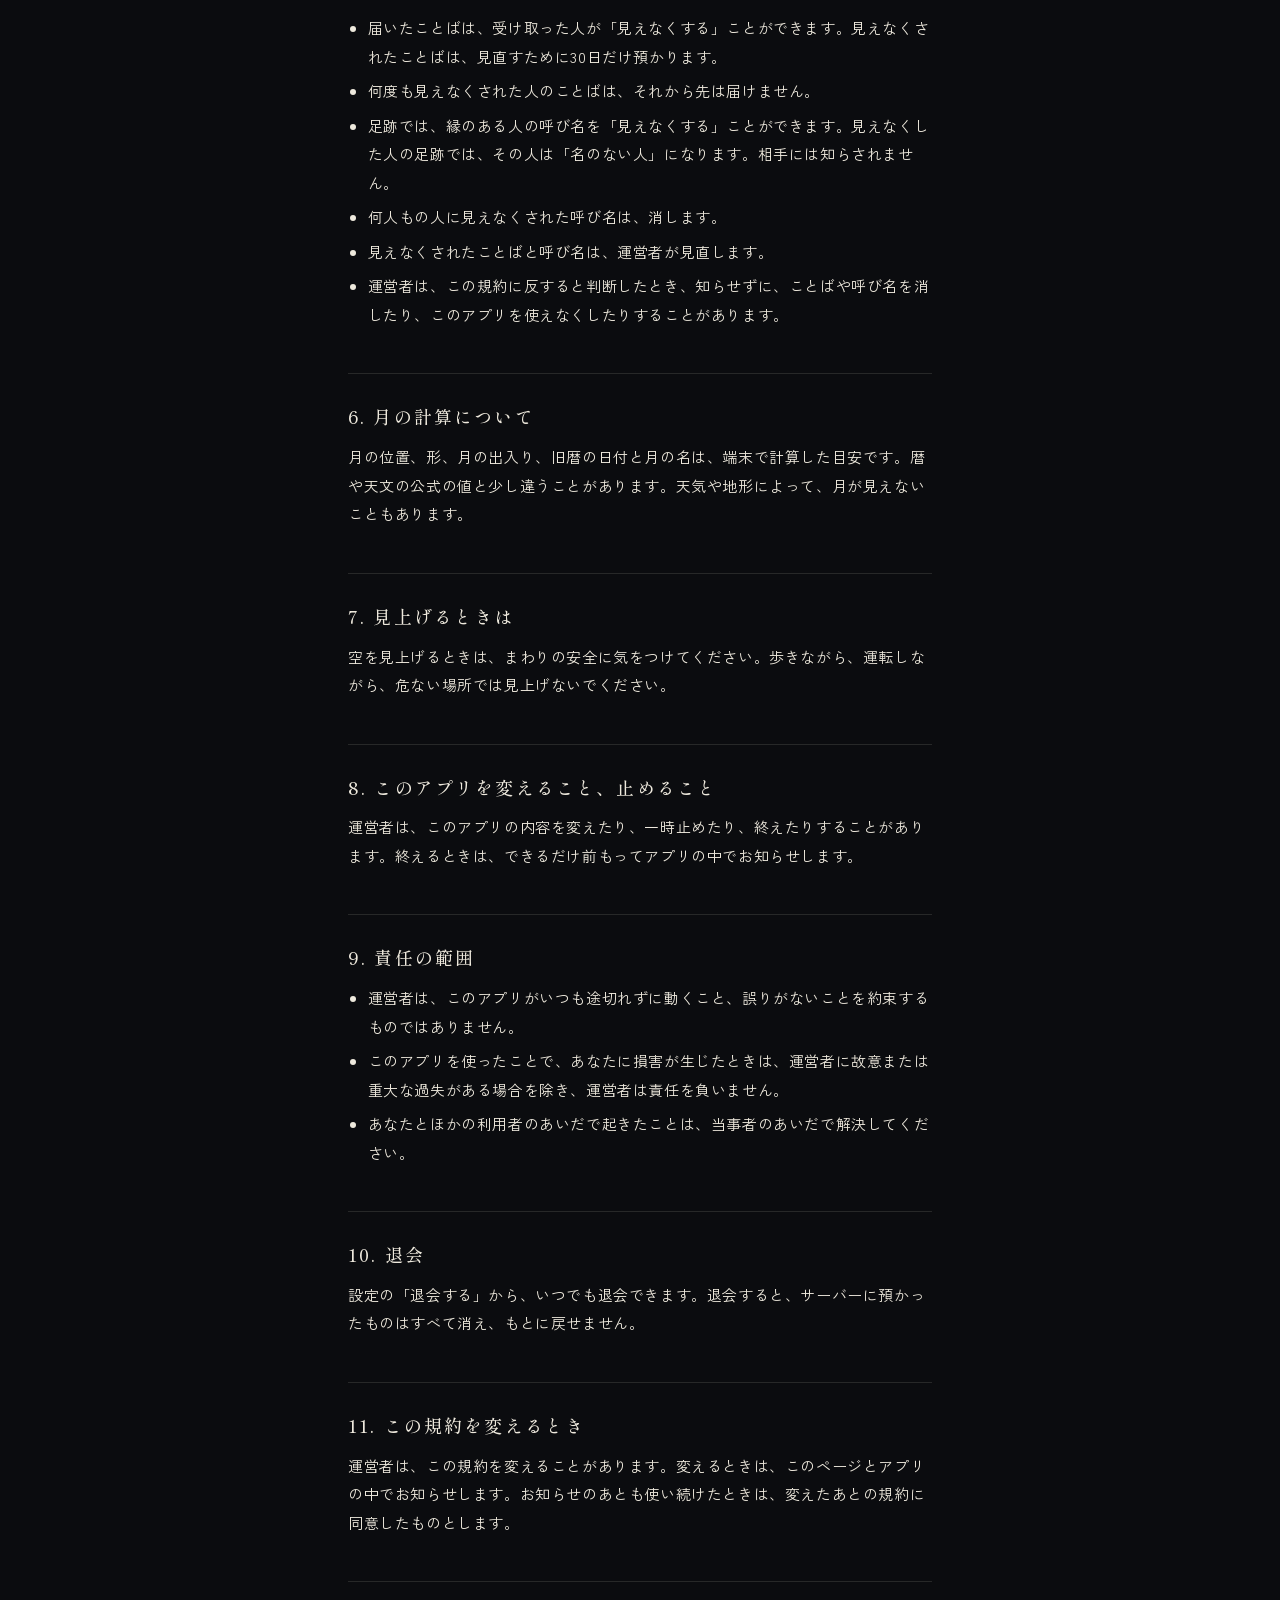
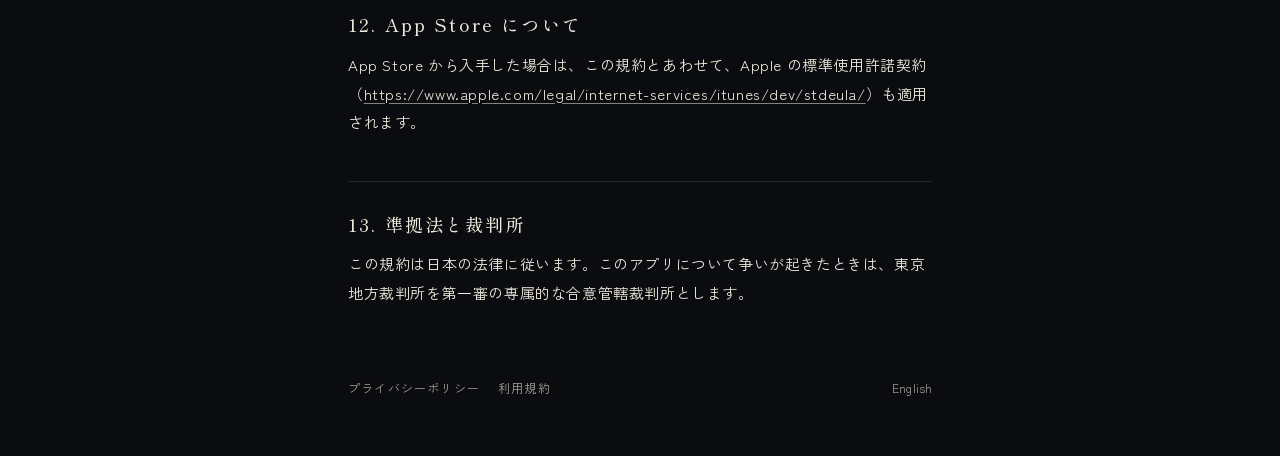
<file: terms.html>
<!doctype html>
<html lang="ja">
<head>
<meta charset="utf-8">
<meta name="viewport" content="width=device-width, initial-scale=1, viewport-fit=cover">
<meta name="color-scheme" content="dark">
<meta name="theme-color" content="#0B0C0F">
<title>利用規約｜おなじ月</title>
<link rel="icon" type="image/png" href="favicon.png">
<link rel="apple-touch-icon" href="icon.png">
<link rel="stylesheet" href="style.css">
</head>
<body>
<header><a href="./"><img src="icon.png" alt=""><span>おなじ月</span></a></header>
<main>
<h1>利用規約</h1>
<p class="date">制定：2026年11月4日</p>
<p>この規約は、「おなじ月」（以下「このアプリ」）を使うときの決まりです。このアプリを使う方（以下「あなた」）は、この規約に同意したものとします。</p>
<h2>運営者</h2>
<p>鈴木雅彦（個人。以下「運営者」）<br />
連絡先：<a href="mailto:suzuki@signcorp.jp">suzuki@signcorp.jp</a></p>
<h2>1. このアプリについて</h2>
<p>このアプリは、月を見上げることで、見知らぬ人と同じ時間を分け合うためのものです。人とやりとりをする機能はありません。</p>
<h2>2. アカウント</h2>
<ul>
<li>Apple でサインインして使います。</li>
<li>アカウントは、あなた一人で使ってください。</li>
</ul>
<h2>3. 呼び名とことば</h2>
<ul>
<li>呼び名（12文字まで）は、足跡で縁のある人に見えます。</li>
<li>置いたことば（20文字まで）は、次の同じ名の夜に、その夜に見上げた誰か一人へ届きます。返事は届きません。</li>
<li>リンク、メールアドレス、電話番号や、やりとりにつながる言葉などを含む呼び名とことばは、置けません。</li>
<li>呼び名とことばの内容の責任は、それを書いたあなたにあります。</li>
</ul>
<h2>4. してはいけないこと</h2>
<ul>
<li>本名、住所、電話番号、メールアドレス、SNS のアカウントなど、自分やほかの人を特定できることを書くこと</li>
<li>人を傷つけること、おどすこと、差別すること</li>
<li>性的なこと、暴力的なことを書くこと</li>
<li>勧誘、宣伝、営業</li>
<li>法律や公の秩序に反すること</li>
<li>このアプリやサーバーに不正にアクセスすること、動きを妨げること、自動の仕組みで大量に使うこと</li>
<li>ほかの人になりすますこと</li>
</ul>
<h2>5. ことばや呼び名を見えなくすること、使えなくすること</h2>
<ul>
<li>届いたことばは、受け取った人が「見えなくする」ことができます。見えなくされたことばは、見直すために30日だけ預かります。</li>
<li>何度も見えなくされた人のことばは、それから先は届けません。</li>
<li>足跡では、縁のある人の呼び名を「見えなくする」ことができます。見えなくした人の足跡では、その人は「名のない人」になります。相手には知らされません。</li>
<li>何人もの人に見えなくされた呼び名は、消します。</li>
<li>見えなくされたことばと呼び名は、運営者が見直します。</li>
<li>運営者は、この規約に反すると判断したとき、知らせずに、ことばや呼び名を消したり、このアプリを使えなくしたりすることがあります。</li>
</ul>
<h2>6. 月の計算について</h2>
<p>月の位置、形、月の出入り、旧暦の日付と月の名は、端末で計算した目安です。暦や天文の公式の値と少し違うことがあります。天気や地形によって、月が見えないこともあります。</p>
<h2>7. 見上げるときは</h2>
<p>空を見上げるときは、まわりの安全に気をつけてください。歩きながら、運転しながら、危ない場所では見上げないでください。</p>
<h2>8. このアプリを変えること、止めること</h2>
<p>運営者は、このアプリの内容を変えたり、一時止めたり、終えたりすることがあります。終えるときは、できるだけ前もってアプリの中でお知らせします。</p>
<h2>9. 責任の範囲</h2>
<ul>
<li>運営者は、このアプリがいつも途切れずに動くこと、誤りがないことを約束するものではありません。</li>
<li>このアプリを使ったことで、あなたに損害が生じたときは、運営者に故意または重大な過失がある場合を除き、運営者は責任を負いません。</li>
<li>あなたとほかの利用者のあいだで起きたことは、当事者のあいだで解決してください。</li>
</ul>
<h2>10. 退会</h2>
<p>設定の「退会する」から、いつでも退会できます。退会すると、サーバーに預かったものはすべて消え、もとに戻せません。</p>
<h2>11. この規約を変えるとき</h2>
<p>運営者は、この規約を変えることがあります。変えるときは、このページとアプリの中でお知らせします。お知らせのあとも使い続けたときは、変えたあとの規約に同意したものとします。</p>
<h2>12. App Store について</h2>
<p>App Store から入手した場合は、この規約とあわせて、Apple の標準使用許諾契約（<a href="https://www.apple.com/legal/internet-services/itunes/dev/stdeula/">https://www.apple.com/legal/internet-services/itunes/dev/stdeula/</a>）も適用されます。</p>
<h2>13. 準拠法と裁判所</h2>
<p>この規約は日本の法律に従います。このアプリについて争いが起きたときは、東京地方裁判所を第一審の専属的な合意管轄裁判所とします。</p>
</main>
<footer><a href="privacy.html">プライバシーポリシー</a><a href="terms.html">利用規約</a><a class="other" href="terms-en.html" lang="en">English</a></footer>
</body>
</html>
</file>
<file: style.css>
@font-face { font-family: "Shippori Mincho"; font-weight: 500; font-display: swap; src: url("fonts/ShipporiMincho-Medium.woff2") format("woff2"); }
@font-face { font-family: "Shippori Mincho"; font-weight: 600; font-display: swap; src: url("fonts/ShipporiMincho-SemiBold.woff2") format("woff2"); }
@font-face { font-family: "Zen Kaku Gothic New"; font-weight: 400; font-display: swap; src: url("fonts/ZenKakuGothicNew-Regular.woff2") format("woff2"); }
@font-face { font-family: "Zen Kaku Gothic New"; font-weight: 500; font-display: swap; src: url("fonts/ZenKakuGothicNew-Medium.woff2") format("woff2"); }

:root {
  color-scheme: dark;
  --ground: #0B0C0F;
  --moon: #EEE9DD;
  --secondary: #A39F96;
  --tertiary: #87837C;
  --hairline: rgba(238, 233, 221, 0.12);
  --sheet: #15171C;
}
* { box-sizing: border-box; }
html { -webkit-text-size-adjust: 100%; }
body {
  margin: 0;
  background: var(--ground);
  color: var(--moon);
  font-family: "Zen Kaku Gothic New", "Hiragino Sans", sans-serif;
  font-size: 15px;
  line-height: 1.9;
  letter-spacing: 0.04em;
  font-feature-settings: "palt" 0;
}
main, header, footer { max-width: 640px; margin: 0 auto; padding: 0 28px; }
header { padding-top: 40px; }
header a { display: inline-flex; align-items: center; gap: 12px; color: var(--moon); text-decoration: none; }
header img { width: 36px; height: 36px; border-radius: 8px; }
header span { font-family: "Shippori Mincho", serif; font-weight: 500; font-size: 16px; letter-spacing: 0.16em; }
main { padding-top: 32px; padding-bottom: 24px; }
h1, h2, .app-name { font-family: "Shippori Mincho", serif; font-weight: 600; }
h1 { font-size: 26px; line-height: 1.5; letter-spacing: 0.16em; margin: 0 0 8px; }
h2 { font-size: 18px; font-weight: 500; line-height: 1.6; letter-spacing: 0.12em; margin: 44px 0 12px; padding-top: 28px; border-top: 1px solid var(--hairline); }
p { margin: 0 0 14px; }
.date { color: var(--secondary); font-size: 13px; margin-bottom: 28px; }
ul { margin: 0 0 14px; padding-left: 1.3em; }
li { margin-bottom: 6px; }
strong { font-weight: 500; }
a { color: var(--moon); text-decoration-color: var(--tertiary); text-underline-offset: 3px; word-break: break-all; }
.items { margin: 4px 0 18px; }
.item { padding: 16px 0; border-bottom: 1px solid var(--hairline); }
.item:first-child { border-top: 1px solid var(--hairline); }
.item-title { font-weight: 500; margin: 0 0 6px; }
.item dl { margin: 0; display: grid; grid-template-columns: auto 1fr; column-gap: 16px; row-gap: 4px; }
.item dt { color: var(--secondary); font-size: 13px; padding-top: 1px; white-space: nowrap; }
.item dd { margin: 0; }
.app-icon { display: block; width: 72px; height: 72px; border-radius: 16px; margin: 40px 0 20px; }
.app-name { font-size: 30px; letter-spacing: 0.2em; margin-bottom: 16px; }
.links + h2 { border-top: 0; padding-top: 0; }
.links { list-style: none; padding: 0; margin: 28px 0 0; }
.links li { border-top: 1px solid var(--hairline); margin: 0; }
.links li:last-child { border-bottom: 1px solid var(--hairline); }
.links a { display: block; padding: 14px 0; text-decoration: none; font-size: 16px; letter-spacing: 0.08em; }
.links a::after { content: "›"; float: right; color: var(--tertiary); }
footer { padding-top: 32px; padding-bottom: 56px; color: var(--tertiary); font-size: 12px; letter-spacing: 0.1em; }
footer a { color: var(--secondary); text-decoration: none; margin-right: 18px; }
footer .other { float: right; margin-right: 0; }
[lang="en"] { letter-spacing: 0.01em; }
html[lang="en"] body { line-height: 1.7; }
html[lang="en"] h1 { letter-spacing: 0.04em; }
html[lang="en"] h2 { letter-spacing: 0.03em; }
html[lang="en"] header span { letter-spacing: 0.06em; }
@media (max-width: 380px) {
  main, header, footer { padding-left: 22px; padding-right: 22px; }
  .item dl { grid-template-columns: 1fr; }
  .item dt { padding-top: 6px; }
}
</file>
